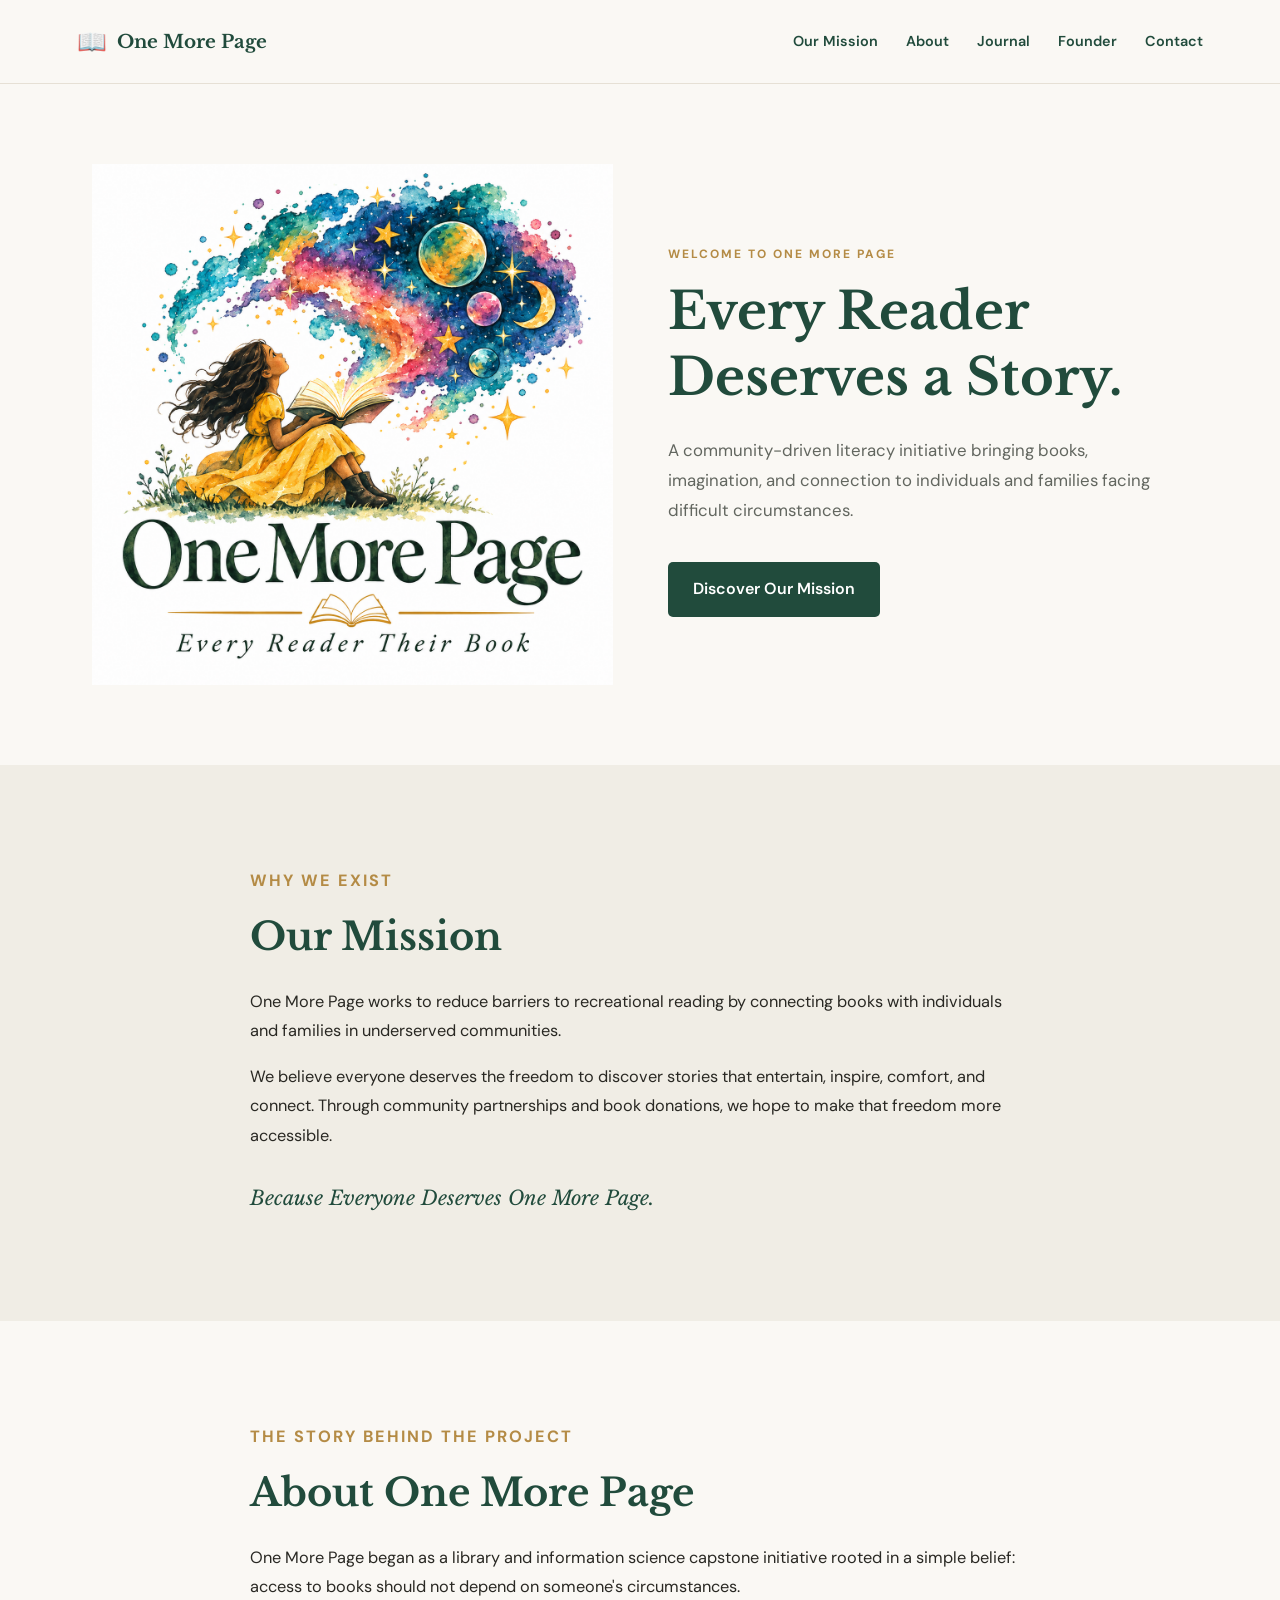
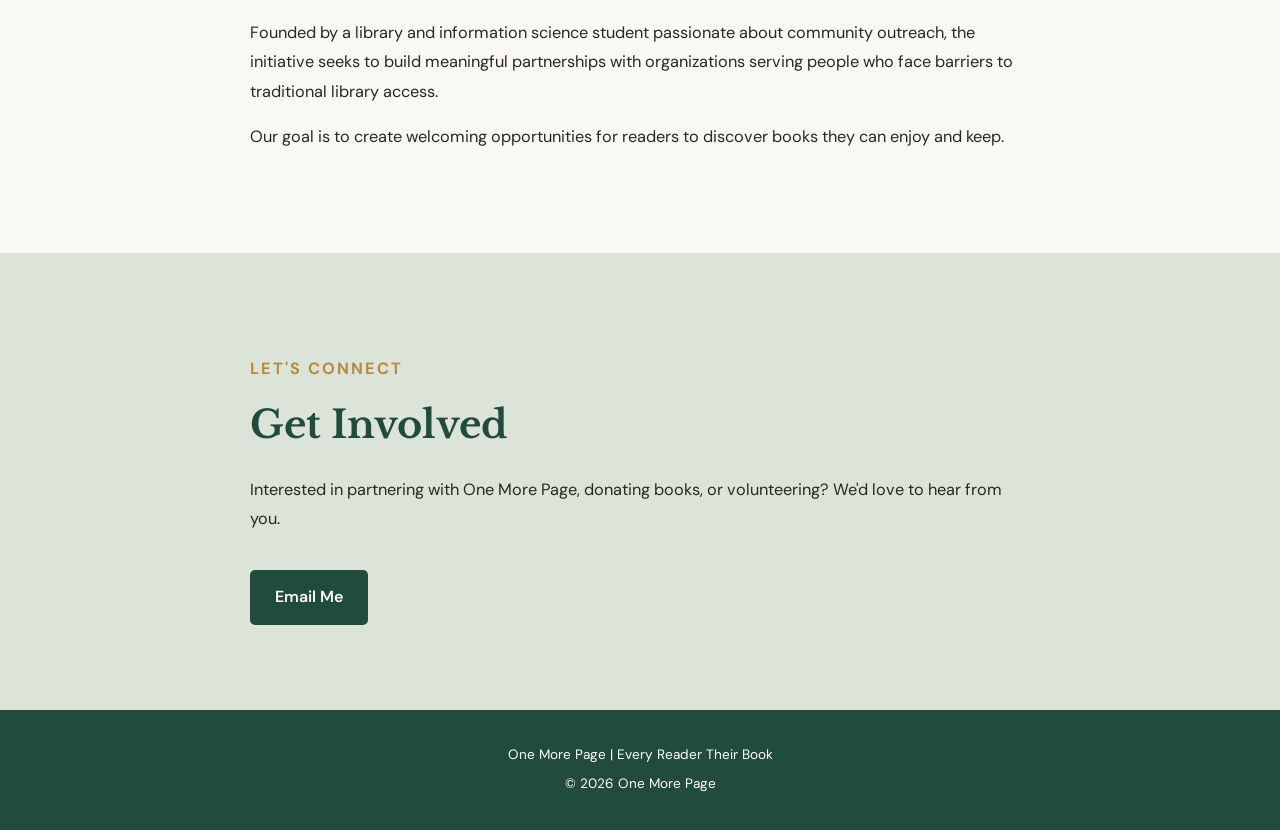
<file: index.html>
<!DOCTYPE html>
<html lang="en">
<head>
  <meta charset="UTF-8">
  <meta name="viewport" content="width=device-width, initial-scale=1.0">
  <meta name="description" content="One More Page is a community-driven literacy initiative dedicated to making books accessible to individuals and families facing difficult circumstances.">
  <title>One More Page | Every Reader Their Book</title>

  <link rel="stylesheet" href="styles.css">
  <script src="script.js" defer></script>
</head>
<body>

  <header class="site-header">
    <a href="#home" class="brand">
      <span class="brand-icon" aria-hidden="true">📖</span>
      <span>One More Page</span>
    </a>

   <nav> 
    <a href="#mission">Our Mission</a>
    <a href="#about">About</a>
    <a href="journal.html">Journal</a>
    <a href="founder.html">Founder</a>
    <a href="#contact">Contact</a>
  </nav>
  </header>

  <main id="home">

    <section class="hero" aria-labelledby="hero-title">
      <div class="hero-art">
        <img
          src="assets/images/onemorepagelogo.png"
          alt="One More Page watercolor artwork featuring a girl reading beneath a colorful universe of stars and planets"
        >
      </div>

      <div class="hero-content">
        <p class="eyebrow">Welcome to One More Page</p>
        <h1 id="hero-title">Every Reader Deserves a Story.</h1>
        <p>
          A community-driven literacy initiative bringing
          books, imagination, and connection to individuals
          and families facing difficult circumstances.
        </p>
        <a href="#mission" class="button">Discover Our Mission</a>
      </div>
    </section>

    <section id="mission" class="section mission">
      <div class="section-inner">
        <p class="eyebrow">Why We Exist</p>
        <h2>Our Mission</h2>
        <p>
          One More Page works to reduce barriers to recreational
          reading by connecting books with individuals and families
          in underserved communities.
        </p>
        <p>
          We believe everyone deserves the freedom to discover
          stories that entertain, inspire, comfort, and connect.
          Through community partnerships and book donations,
          we hope to make that freedom more accessible.
        </p>
        <p class="signature"><i>Because Everyone Deserves One More Page.</i></p>
      </div>
    </section>

    <section id="about" class="section about">
      <div class="section-inner">
        <p class="eyebrow">The Story Behind the Project</p>
        <h2>About One More Page</h2>
        <p>
          One More Page began as a library and information science
          capstone initiative rooted in a simple belief:
          access to books should not depend on someone's circumstances.
        </p>
        <p>
          Founded by a library and information science student
          passionate about community outreach, the initiative
          seeks to build meaningful partnerships with organizations
          serving people who face barriers to traditional library access.
        </p>
        <p>
          Our goal is to create welcoming opportunities for readers
          to discover books they can enjoy and keep.
        </p>
      </div>
    </section>

    <section id="contact" class="section contact">
      <div class="section-inner">
        <p class="eyebrow">Let's Connect</p>
        <h2>Get Involved</h2>
        <p>
          Interested in partnering with One More Page,
          donating books, or volunteering?
          We'd love to hear from you.
        </p>

       <a href="mailto:lindsay.klug@usm.edu"
   class="button">
  Email Me
</a>
      </div>
    </section>

  </main>

  <footer class="site-footer">
    <p>One More Page | Every Reader Their Book</p>
    <p>&copy; <span id="year">2026</span> One More Page</p>
  </footer>

</body>
</html>
</file>
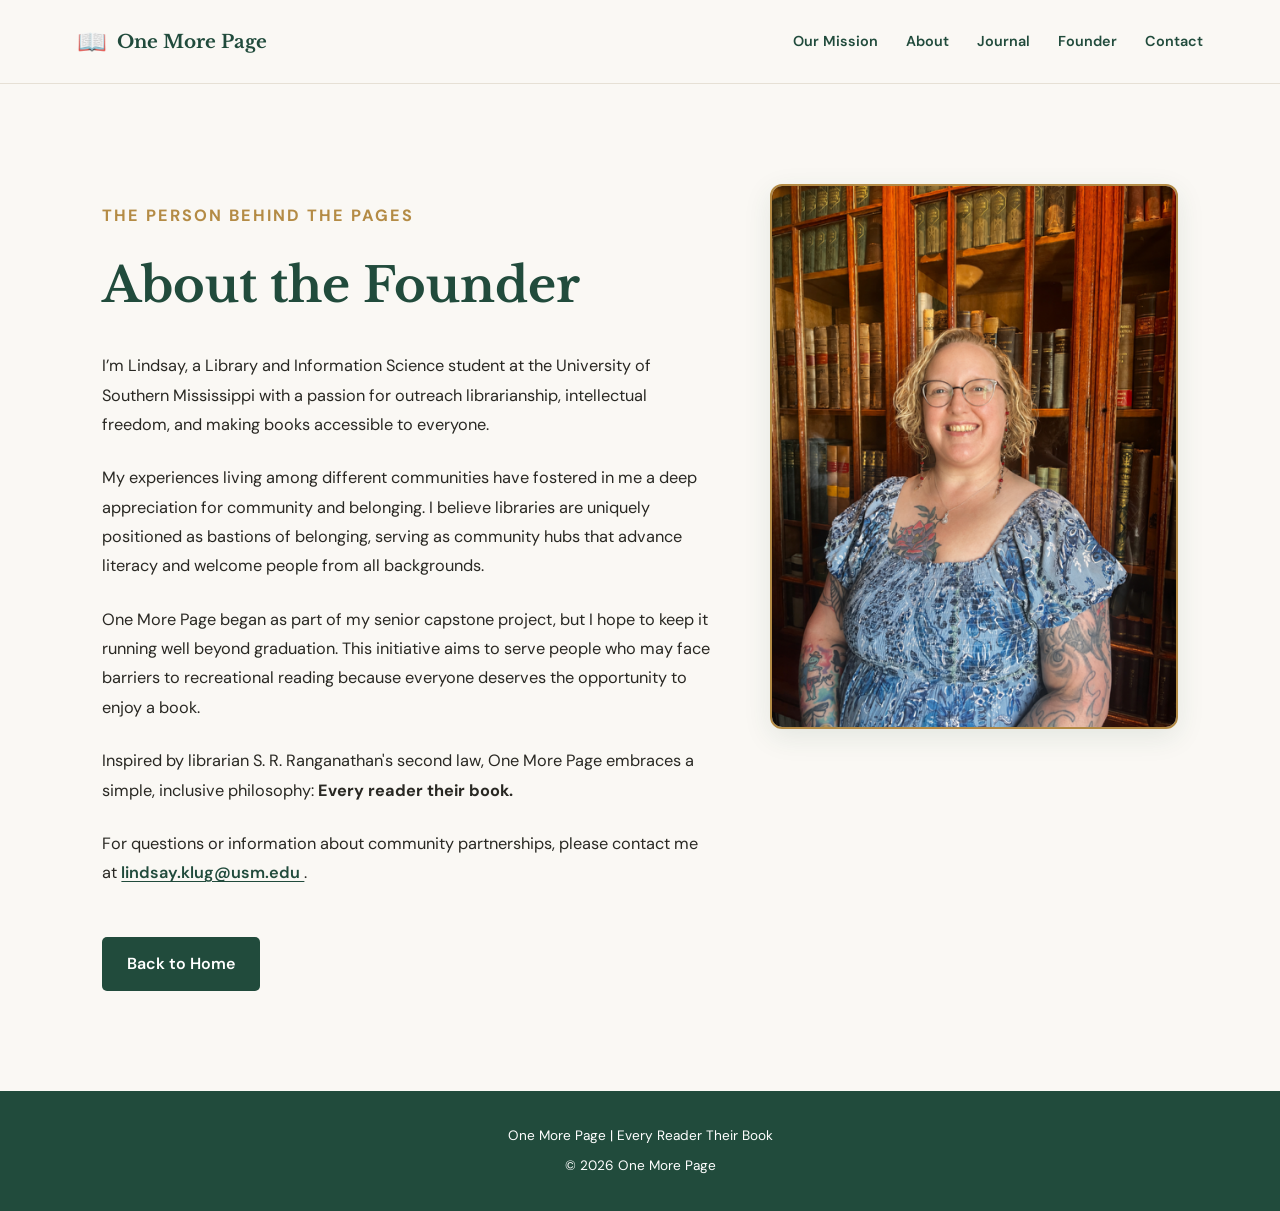
<file: founder.html>
<!DOCTYPE html>
<html lang="en">
<head>
  <meta charset="UTF-8">
  <meta name="viewport" content="width=device-width, initial-scale=1.0">
  <meta name="description" content="Meet the founder of One More Page, a community literacy outreach initiative.">
  <title>About the Founder | One More Page</title>

  <link rel="stylesheet" href="styles.css">
  <script src="script.js" defer></script>
</head>
<body>

  <header class="site-header">
    <a href="index.html" class="brand">
      <span class="brand-icon" aria-hidden="true">📖</span>
      <span>One More Page</span>
    </a>

    <nav aria-label="Main navigation">
      <a href="index.html#mission">Our Mission</a>
      <a href="index.html#about">About</a>
      <a href="journal.html">Journal</a>
    <a href="founder.html" aria-current="page">Founder</a>
      <a href="index.html#contact">Contact</a>
    </nav>
  </header>

  <main>
    <section class="section founder-page">
  <div class="founder-layout">
    <div class="section-inner">
        <p class="eyebrow">The Person Behind the Pages</p>
        <h1>About the Founder</h1>

        <p>
          I’m Lindsay, a Library and Information Science student
          at the University of Southern Mississippi with a passion
          for outreach librarianship, intellectual freedom, and
          making books accessible to everyone.
        </p>

        <p>
          My experiences living among different communities have
          fostered in me a deep appreciation for community and
          belonging. I believe libraries are uniquely positioned
          as bastions of belonging, serving as community hubs
          that advance literacy and welcome people from all
          backgrounds.
        </p>

        <p>
          One More Page began as part of my senior capstone project,
          but I hope to keep it running well beyond graduation.
          This initiative aims to serve people who may face barriers
          to recreational reading because everyone deserves the
          opportunity to enjoy a book.
        </p>

        <p>
          Inspired by librarian S. R. Ranganathan's second law,
          One More Page embraces a simple, inclusive philosophy:
          <strong>Every reader their book.</strong>
        </p>

        <p>
          For questions or information about community partnerships,
          please contact me at
          <a href="mailto:lindsay.klug@usm.edu" class="email-link">
            lindsay.klug@usm.edu
          </a>.
        </p>

        <a href="index.html" class="button">Back to Home</a>
      </div>
      
    <div class="founder-photo">
      <img
        src="assets/images/founder.png"
        alt="Lindsay smiling in front of antique library bookshelves"
        loading="lazy"
      >
    </div>
  </div>

    </section>
  </main>

  <footer class="site-footer">
    <p>One More Page | Every Reader Their Book</p>
    <p>&copy; <span id="year">2026</span> One More Page</p>
  </footer>

</body>
</html>
</file>
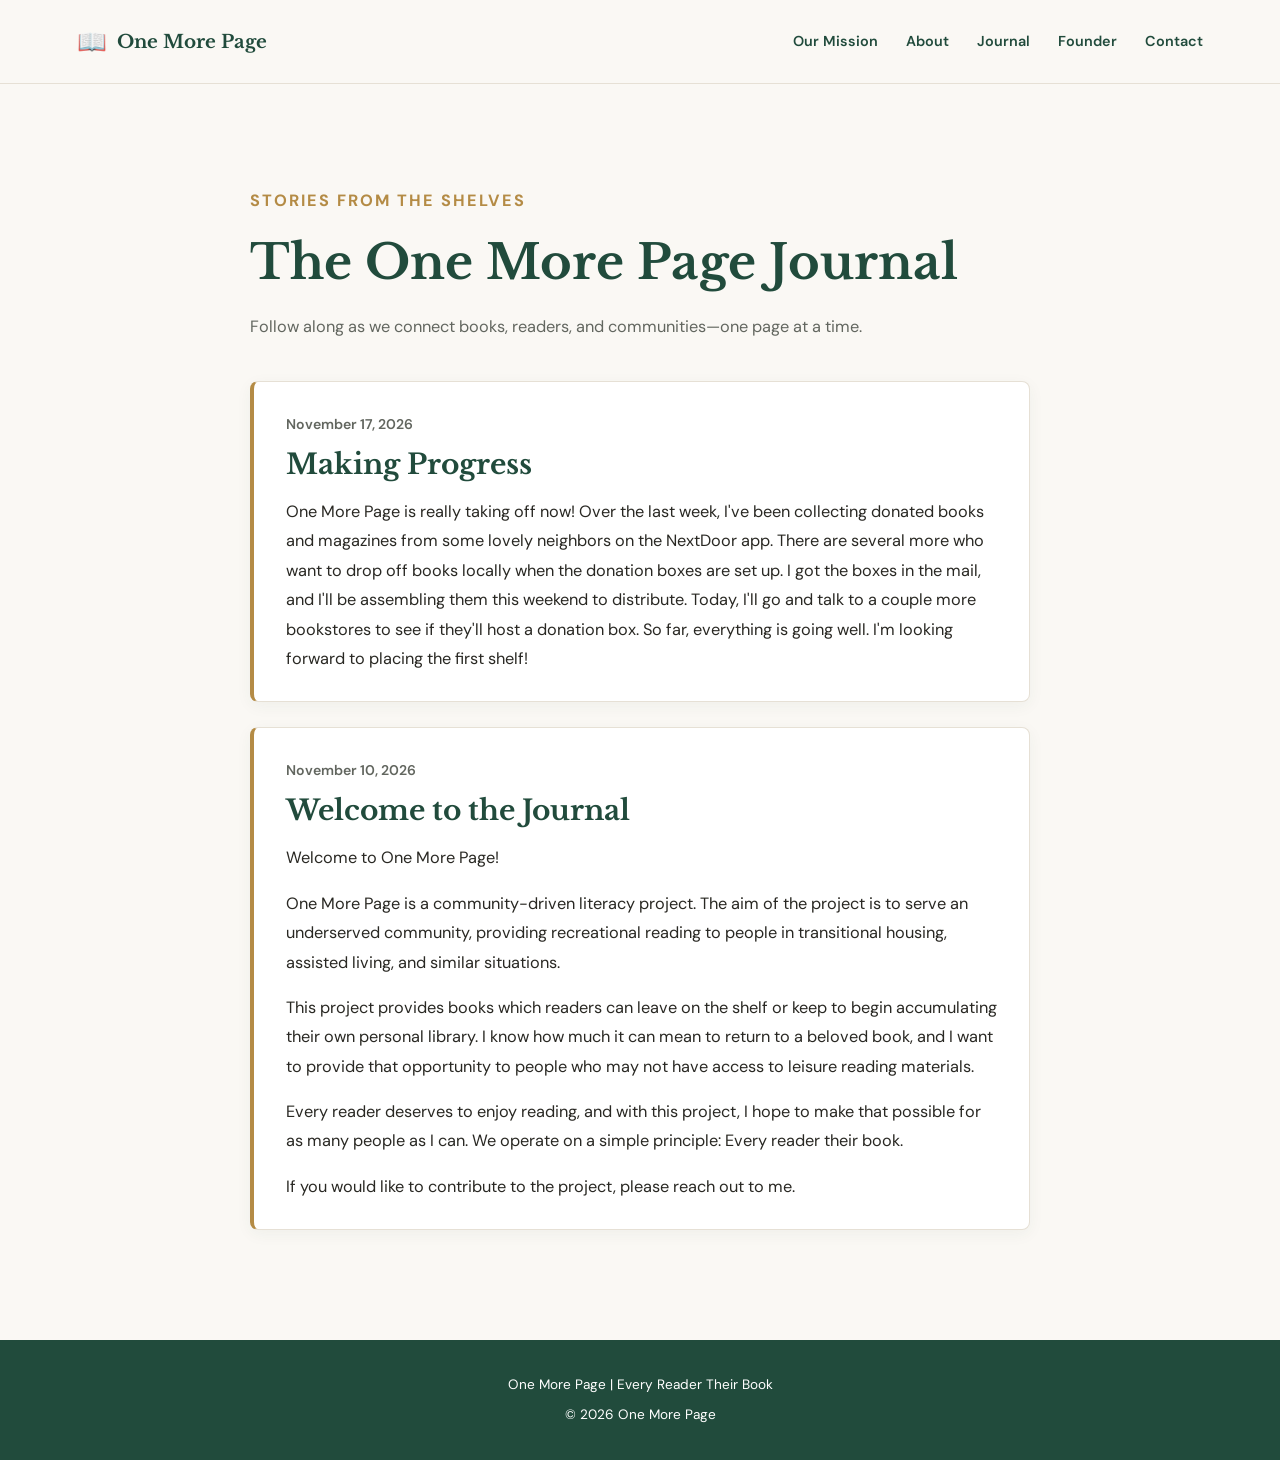
<file: journal.html>
<!DOCTYPE html>
<html lang="en">
<head>
  <meta charset="UTF-8">
  <meta name="viewport" content="width=device-width, initial-scale=1.0">
  <meta name="description" content="Read the latest stories and updates from One More Page, a community-driven literacy initiative.">
  <title>Journal | One More Page</title>
  <link rel="stylesheet" href="styles.css">
  <link rel="stylesheet" href="journal.css">
  <script src="script.js" defer></script>
  <script src="journal/entries.js" defer></script>
  <script src="journal.js" defer></script>
</head>
<body>
  <header class="site-header">
    <a href="index.html" class="brand"><span class="brand-icon" aria-hidden="true">📖</span><span>One More Page</span></a>
    <nav aria-label="Main navigation">
      <a href="index.html#mission">Our Mission</a>
      <a href="index.html#about">About</a>
      <a href="journal.html" aria-current="page">Journal</a>
      <a href="founder.html">Founder</a>
      <a href="index.html#contact">Contact</a>
    </nav>
  </header>
  <main>
    <section class="section journal-page" aria-labelledby="journal-heading">
      <div class="section-inner">
        <p class="eyebrow">Stories from the Shelves</p>
        <h1 id="journal-heading">The One More Page Journal</h1>
        <p class="journal-intro">Follow along as we connect books, readers, and communities—one page at a time.</p>
        <div id="journal-entries" aria-live="polite"><p>Loading journal entries…</p></div>
      </div>
    </section>
  </main>
  <footer class="site-footer"><p>One More Page | Every Reader Their Book</p><p>&copy; <span id="year">2026</span> One More Page</p></footer>
</body>
</html>
</file>
<file: styles.css>
@import url('https://fonts.googleapis.com/css2?family=DM+Sans:wght@400;500;600;700&family=Libre+Baskerville:ital,wght@0,400;0,700;1,400&display=swap');

:root {
  --ivory: #FAF8F4;
  --sage: #DCE4D8;
  --green: #214B3C;
  --gold: #B48B45;
  --charcoal: #292823;
  --muted: #62665F;
  --white: #FFFFFF;
}

* {
  box-sizing: border-box;
}

html {
  scroll-behavior: smooth;
  scroll-padding-top: 90px;
}

body {
  margin: 0;
  background: var(--ivory);
  color: var(--charcoal);
  font-family: 'DM Sans', sans-serif;
  line-height: 1.8;
}

h1, h2, .brand, .signature {
  font-family: 'Libre Baskerville', Georgia, serif;
}

h1, h2 {
  color: var(--green);
  line-height: 1.3;
}

a {
  color: inherit;
}

.site-header {
  display: flex;
  justify-content: space-between;
  align-items: center;
  gap: 24px;
  padding: 20px 6%;
  background: var(--ivory);
  border-bottom: 1px solid #E6E0D5;
}

.brand {
  display: flex;
  align-items: center;
  gap: 10px;
  color: var(--green);
  font-size: 1.15rem;
  font-weight: 700;
  text-decoration: none;
}

.brand-icon {
  font-size: 1.5rem;
}

.site-header nav {
  display: flex;
  gap: 28px;
  flex-wrap: wrap;
}

.site-header nav a {
  text-decoration: none;
  font-size: 0.9rem;
  font-weight: 600;
  color: var(--green);
}

.site-header nav a:hover,
.site-header nav a:focus-visible {
  color: var(--gold);
}

.hero {
  max-width: 1250px;
  margin: 0 auto;
  padding: 80px 6%;
  display: grid;
  grid-template-columns: 1fr 1fr;
  align-items: center;
  gap: 55px;
}

.hero-art img {
  display: block;
  width: 100%;
  height: auto;
}

.hero-content h1 {
  font-size: clamp(2rem, 4vw, 3.4rem);
  margin: 12px 0 24px;
}

.hero-content p:not(.eyebrow) {
  max-width: 510px;
  font-size: 1.05rem;
  color: var(--muted);
}

.eyebrow {
  color: var(--gold);
  text-transform: uppercase;
  letter-spacing: 2px;
  font-size: 0.75rem;
  font-weight: 700;
}

.button {
  display: inline-block;
  margin-top: 20px;
  padding: 13px 25px;
  background: var(--green);
  color: var(--white);
  border-radius: 5px;
  text-decoration: none;
  font-weight: 600;
  transition: background 0.2s ease;
}

.button:hover {
  background: #356650;
}

.section {
  padding: 85px 8%;
}

.section-inner {
  max-width: 780px;
  margin: 0 auto;
}

.section h2 {
  font-size: clamp(1.8rem, 3vw, 2.5rem);
  margin: 10px 0 25px;
}

.section p {
  font-size: 1.02rem;
}

.mission {
  background: #F0EDE5;
}

.about {
  background: var(--ivory);
}

.contact {
  background: var(--sage);
}

.signature {
  color: var(--green);
  font-style: italic;
  font-size: 1.25rem !important;
  margin-top: 30px;
}

.contact-note {
  color: var(--green);
  font-weight: 600;
}

.site-footer {
  padding: 28px 20px;
  background: var(--green);
  color: var(--white);
  text-align: center;
  font-size: 0.85rem;
}

.site-footer p {
  margin: 5px 0;
}

@media (max-width: 768px) {
  .site-header {
    flex-direction: column;
    text-align: center;
    gap: 15px;
  }

  .site-header nav {
    justify-content: center;
    gap: 18px;
  }

  .hero {
    grid-template-columns: 1fr;
    padding: 45px 7%;
    gap: 25px;
    text-align: center;
  }

  .hero-art {
    max-width: 440px;
    margin: 0 auto;
  }

  .hero-content p:not(.eyebrow) {
    margin-left: auto;
    margin-right: auto;
  }

  .section {
    padding: 60px 7%;
  }
}

@media (prefers-reduced-motion: reduce) {
  html {
    scroll-behavior: auto;
  }
}


/* About the Founder */

.founder-page {
  min-height: 70vh;
  padding-top: 100px;
  padding-bottom: 100px;
}

.founder-page h1 {
  font-size: clamp(2rem, 4vw, 3rem);
  margin: 10px 0 35px;
}

.founder-page p {
  margin-bottom: 24px;
}

.founder-page .button {
  margin-top: 25px;
}

.email-link {
  color: var(--green);
  font-weight: 600;
  text-decoration: underline;
  text-underline-offset: 3px;
}

.email-link:hover,
.email-link:focus-visible {
  color: var(--gold);
}

/* Founder biography and portrait */

.founder-layout {
  max-width: 1200px;
  margin: 0 auto;
  display: grid;
  grid-template-columns: minmax(0, 1.5fr) minmax(0, 1fr);
  align-items: start;
  gap: 55px;
}

.founder-layout .section-inner {
  max-width: none;
}

.founder-photo img {
  display: block;
  width: 100%;
  height: auto;
  border-radius: 12px;
  border: 2px solid var(--gold);
  box-shadow: 0 8px 28px rgba(33, 75, 60, 0.10);
}

@media (max-width: 768px) {
  .founder-layout {
    grid-template-columns: 1fr;
    gap: 35px;
  }

  .founder-photo {
    max-width: 420px;
    width: 100%;
    margin: 0 auto;
  }
}
</file>
<file: journal.css>
.journal-page { min-height: 70vh; }
.journal-page h1 { font-size: clamp(2rem, 4vw, 3rem); margin: 10px 0 18px; }
.journal-intro { color: var(--muted); margin-bottom: 40px; }
.journal-entry { background: var(--white); border: 1px solid #e6e0d5; border-left: 4px solid var(--gold); border-radius: 8px; padding: 28px 32px; margin: 0 0 25px; box-shadow: 0 4px 16px rgba(33,75,60,.05); }
.journal-entry h2 { font-size: clamp(1.3rem, 2.5vw, 1.75rem); margin: 8px 0 14px; }
.journal-date { color: var(--muted); font-size: .88rem; font-weight: 600; }
.journal-entry p { margin: 0 0 16px; }
.journal-entry p:last-child { margin-bottom: 0; }
@media (max-width: 768px) { .journal-entry { padding: 22px 20px; } }
</file>
